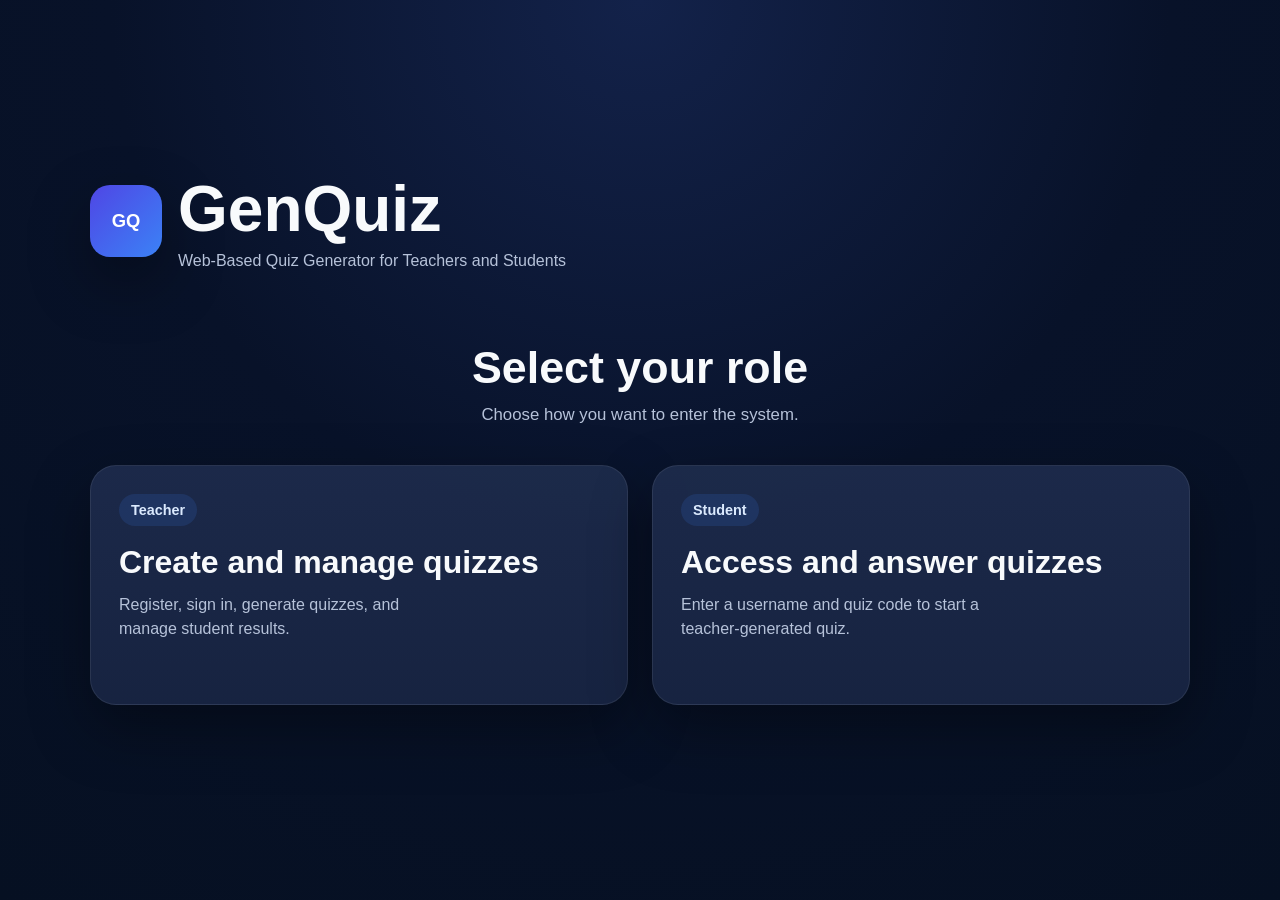
<file: index.html>
<!DOCTYPE html>
<html lang="en">
<head>
  <meta charset="UTF-8" />
  <meta name="viewport" content="width=device-width, initial-scale=1.0" />
  <title>GenQuiz</title>
  <link rel="stylesheet" href="style.css" />
</head>
<body>
  <main class="page-center">
    <section class="hero-shell">
      <div class="brand-row">
        <div class="brand-icon">GQ</div>
        <div>
          <h1 class="brand-title">GenQuiz</h1>
          <p class="brand-subtitle">Web-Based Quiz Generator for Teachers and Students</p>
        </div>
      </div>

      <div class="hero-copy">
        <h2>Select your role</h2>
        <p>Choose how you want to enter the system.</p>
      </div>

      <div class="role-grid">
        <a class="role-card" href="teacher-login.html">
          <div class="role-badge">Teacher</div>
          <h3>Create and manage quizzes</h3>
          <p>Register, sign in, generate quizzes, and manage student results.</p>
        </a>

        <a class="role-card" href="student-access.html">
          <div class="role-badge">Student</div>
          <h3>Access and answer quizzes</h3>
          <p>Enter a username and quiz code to start a teacher-generated quiz.</p>
        </a>
      </div>
    </section>
  </main>
</body>
</html>
</file>
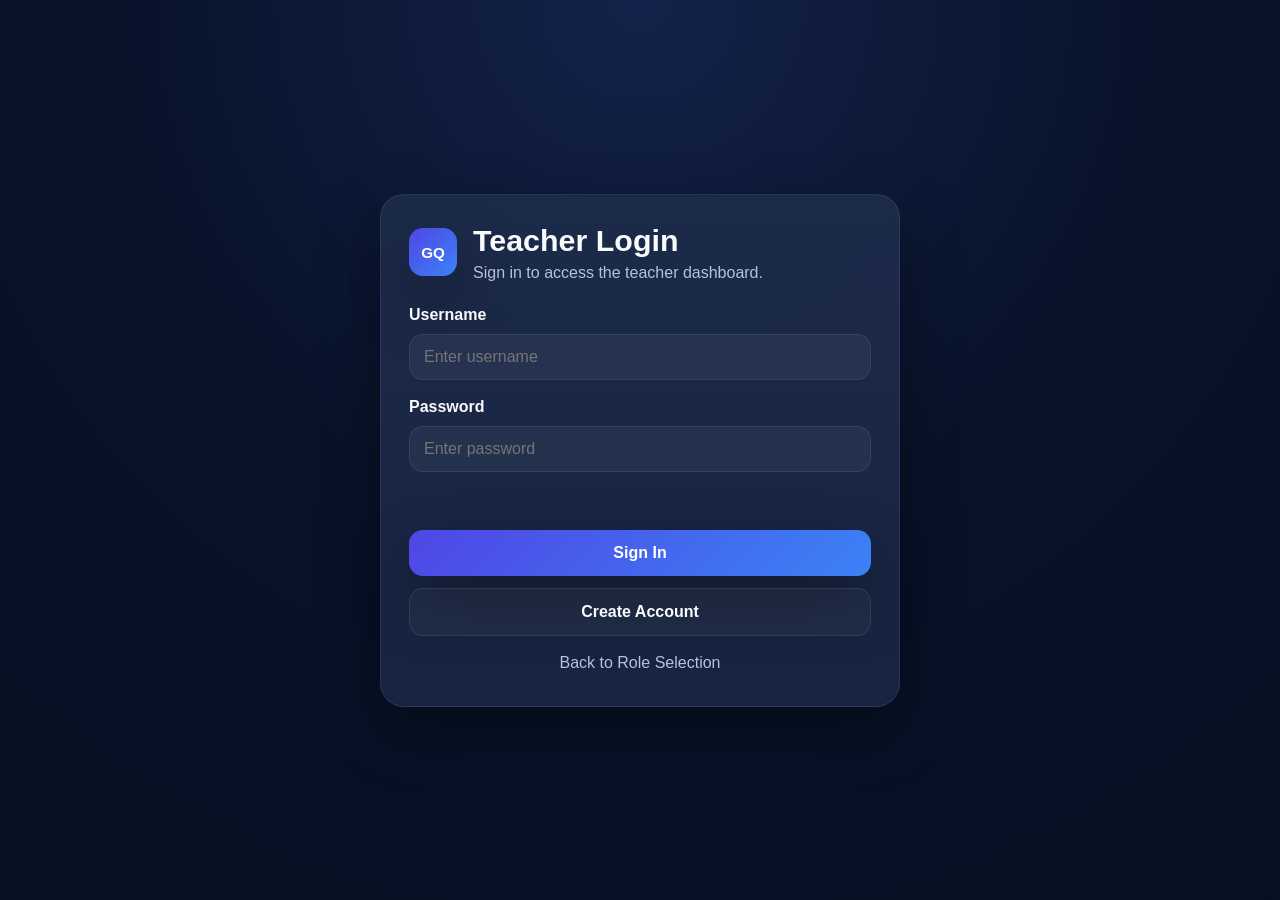
<file: quiz-library.html>
<!DOCTYPE html>
<html lang="en">
<head>
  <meta charset="UTF-8" />
  <meta name="viewport" content="width=device-width, initial-scale=1.0" />
  <title>Quiz Library | GenQuiz</title>
  <link rel="stylesheet" href="style.css" />
</head>
<body>
  <div class="dashboard-layout">
    <aside class="sidebar">
      <div class="sidebar-brand">
        <div class="brand-icon small">GQ</div>
        <div>
          <h2>GenQuiz</h2>
          <p>Teacher Panel</p>
        </div>
      </div>

      <nav class="sidebar-nav">
        <a class="nav-item" href="teacher-dashboard.html">Dashboard</a>
        <a class="nav-item" href="quiz-generator.html">Quiz Generator</a>
        <a class="nav-item active" href="quiz-library.html">Quiz Library</a>
        <a class="nav-item" href="teacher-results.html">Results</a>
      </nav>

      <button id="logout-btn" class="sidebar-back" type="button">Log Out</button>
    </aside>

    <section class="dashboard-main">
      <header class="dashboard-header">
        <div>
          <p class="eyebrow">Quiz Library</p>
          <h1>Saved Quizzes</h1>
        </div>
        <div class="header-chip">Teacher Storage</div>
      </header>

      <section class="panel">
        <div class="panel-head">
          <div>
            <p class="eyebrow">Manage</p>
            <h2>Your Generated Quizzes</h2>
          </div>
        </div>

        <div class="library-toolbar">
          <div class="form-group no-gap">
            <label for="quiz-library-search">Search</label>
            <input
              id="quiz-library-search"
              type="text"
              placeholder="Search by title or quiz code"
            />
          </div>
        </div>

        <div class="table-wrap desktop-only">
          <table class="data-table">
            <thead>
              <tr>
                <th>Title</th>
                <th>Quiz Code</th>
                <th>Questions</th>
                <th>Difficulty</th>
                <th>Date Created</th>
                <th>Actions</th>
              </tr>
            </thead>
            <tbody id="quiz-library-body">
              <tr>
                <td colspan="6" class="empty-cell">No quizzes saved yet.</td>
              </tr>
            </tbody>
          </table>
        </div>

        <div id="quiz-library-cards" class="library-card-list mobile-only">
          <div class="empty-state-card">No quizzes saved yet.</div>
        </div>
      </section>

      <section id="quiz-preview-panel" class="panel top-gap hidden">
        <div class="panel-head">
          <div>
            <p class="eyebrow">Quiz Preview</p>
            <h2 id="preview-quiz-title">Saved Quiz</h2>
          </div>
        </div>

        <div id="quiz-preview-meta" class="preview-meta"></div>
        <div id="quiz-preview-questions" class="preview-box"></div>
      </section>
    </section>
  </div>

<script src="auth.js"></script>
<script src="script.js"></script>

  <!-- Delete Quiz Modal -->
<div id="delete-modal" class="modal hidden">

  <div class="modal-card">

    <h2>Delete Quiz</h2>

    <p id="delete-modal-text">
      Are you sure you want to delete this quiz?
    </p>

    <div class="modal-actions">
      <button id="cancel-delete-btn" class="secondary-btn">
        Cancel
      </button>

      <button id="confirm-delete-btn" class="danger-btn">
        Delete
      </button>
    </div>

  </div>

</div>
</body>
</html>
</file>
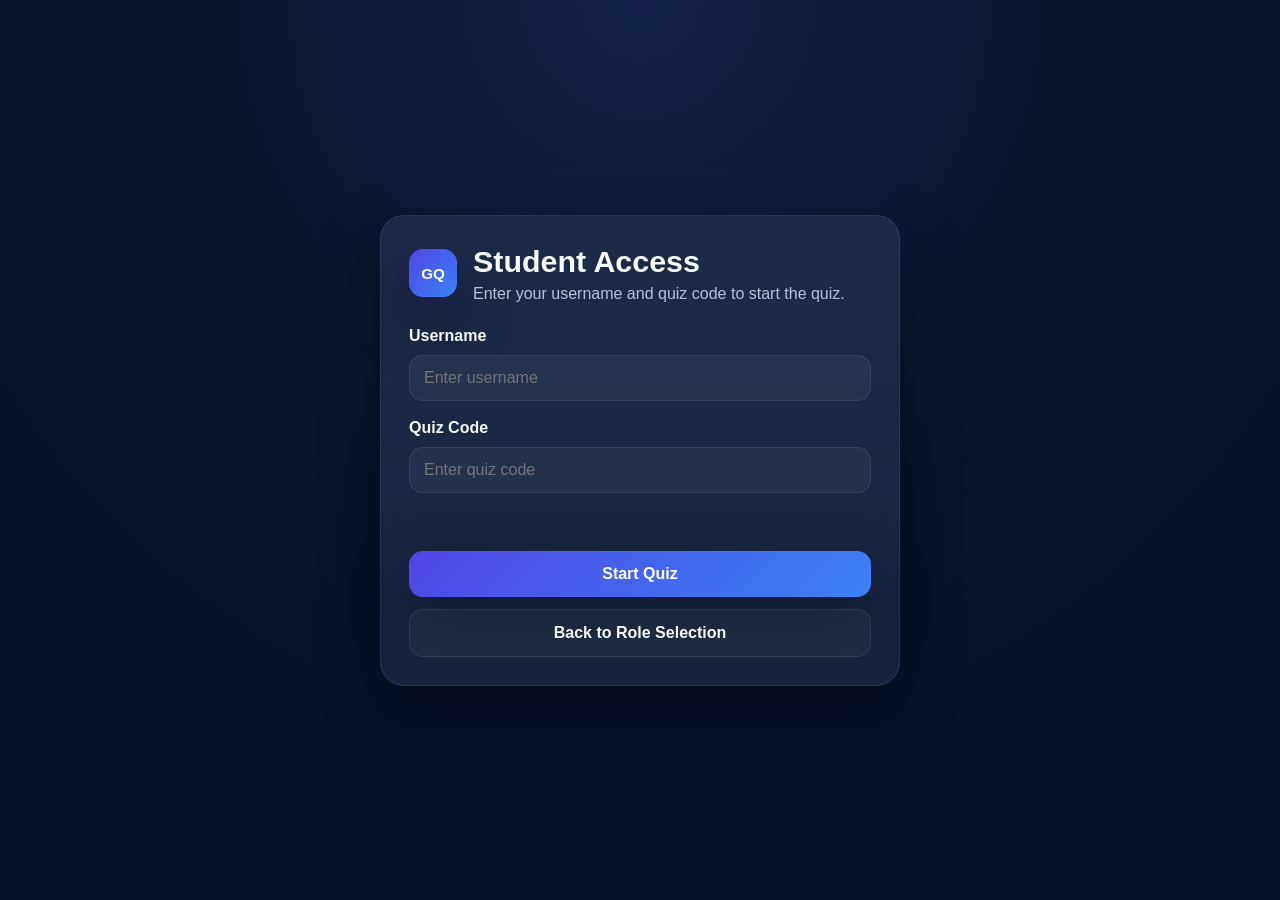
<file: student-access.html>
<!DOCTYPE html>
<html lang="en">
<head>
  <meta charset="UTF-8" />
  <meta name="viewport" content="width=device-width, initial-scale=1.0" />
  <title>Student Access | GenQuiz</title>
  <link rel="stylesheet" href="style.css" />
</head>
<body>
  <main class="auth-page">
    <section class="auth-card">
      <div class="brand-row compact">
        <div class="brand-icon small">GQ</div>
        <div>
          <h1 class="auth-title">Student Access</h1>
          <p class="auth-subtitle">Enter your username and quiz code to start the quiz.</p>
        </div>
      </div>

      <form id="student-access-form" class="auth-form" novalidate>
        <div class="form-group">
          <label for="student-username">Username</label>
          <input id="student-username" type="text" placeholder="Enter username" required />
        </div>

        <div class="form-group">
          <label for="student-quiz-code">Quiz Code</label>
          <input id="student-quiz-code" type="text" placeholder="Enter quiz code" required />
        </div>

        <p id="student-access-message" class="message" aria-live="polite"></p>

        <div class="button-stack">
          <button class="primary-btn" type="submit">Start Quiz</button>
          <a class="secondary-btn" href="index.html">Back to Role Selection</a>
        </div>
      </form>
    </section>
  </main>

  <script src="script.js"></script>
</body>
</html>
</file>
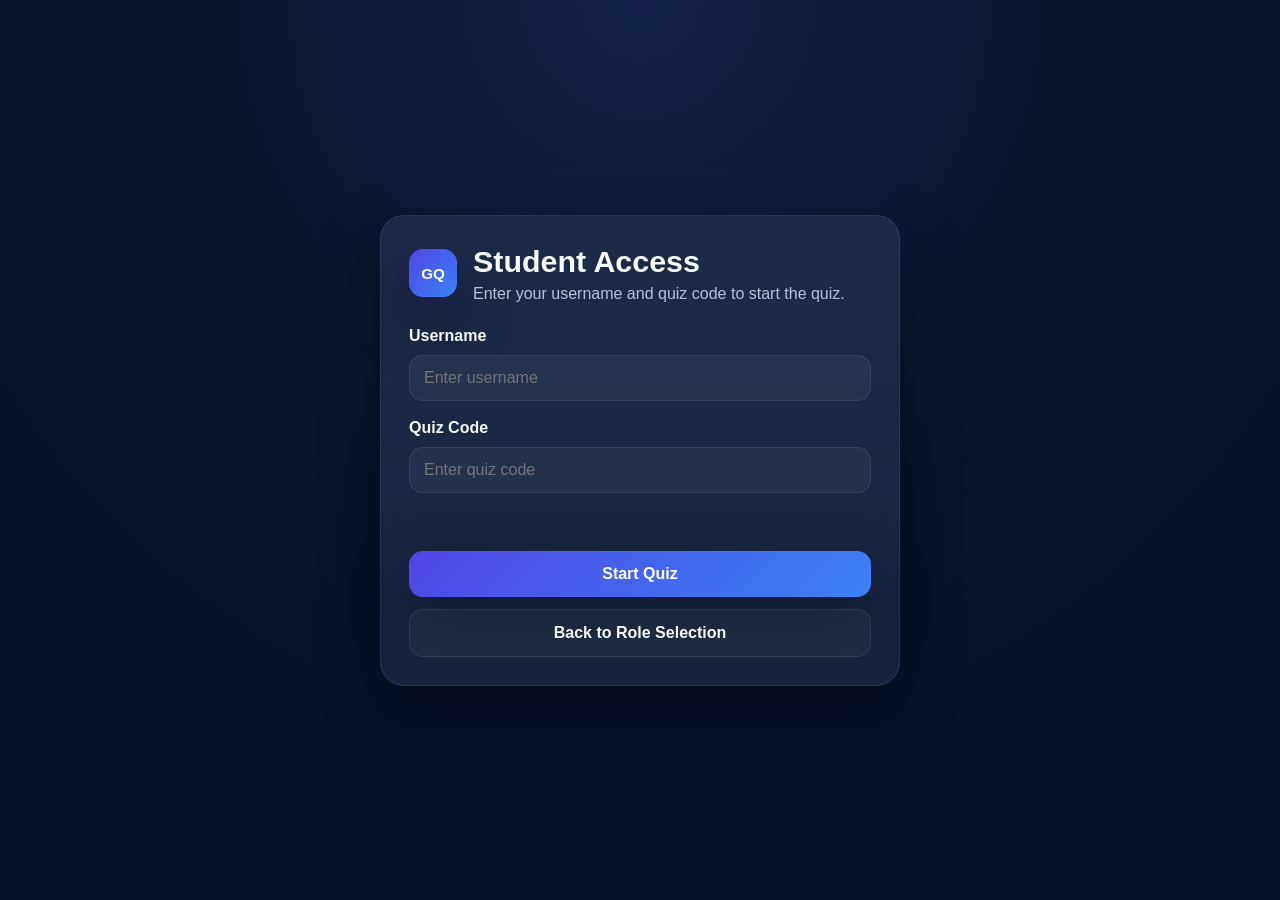
<file: student-quiz.html>
<!DOCTYPE html>
<html lang="en">
<head>
  <meta charset="UTF-8" />
  <meta name="viewport" content="width=device-width, initial-scale=1.0" />
  <title>Student Quiz | GenQuiz</title>
  <link rel="stylesheet" href="style.css" />
</head>
<body>
  <main class="quiz-page">
    <section class="quiz-shell">
      <header class="quiz-header">
        <div>
          <p class="eyebrow">Student Quiz</p>
          <h1 id="quiz-title">Quiz</h1>
        </div>
        <div class="quiz-meta">
          <span id="quiz-student-name">Student</span>
          <span id="quiz-code-display">Code</span>
        </div>
      </header>

      <section class="panel">
        <div class="progress-row">
          <p id="quiz-progress-text">Question 1 of 1</p>
          <div class="progress-track">
            <div id="quiz-progress-bar" class="progress-bar"></div>
          </div>
        </div>

        <div id="student-quiz-container" class="quiz-container">
          <p class="preview-empty">Loading quiz...</p>
        </div>

        <p id="student-quiz-message" class="message" aria-live="polite"></p>

        <div class="quiz-actions">
          <button id="prev-question-btn" class="secondary-btn" type="button">Previous</button>
          <button id="next-question-btn" class="primary-btn" type="button">Next</button>
          <button id="submit-quiz-btn" class="primary-btn hidden" type="button">Submit Quiz</button>
        </div>
      </section>
    </section>
  </main>

  <script src="script.js"></script>
</body>
</html>
</file>
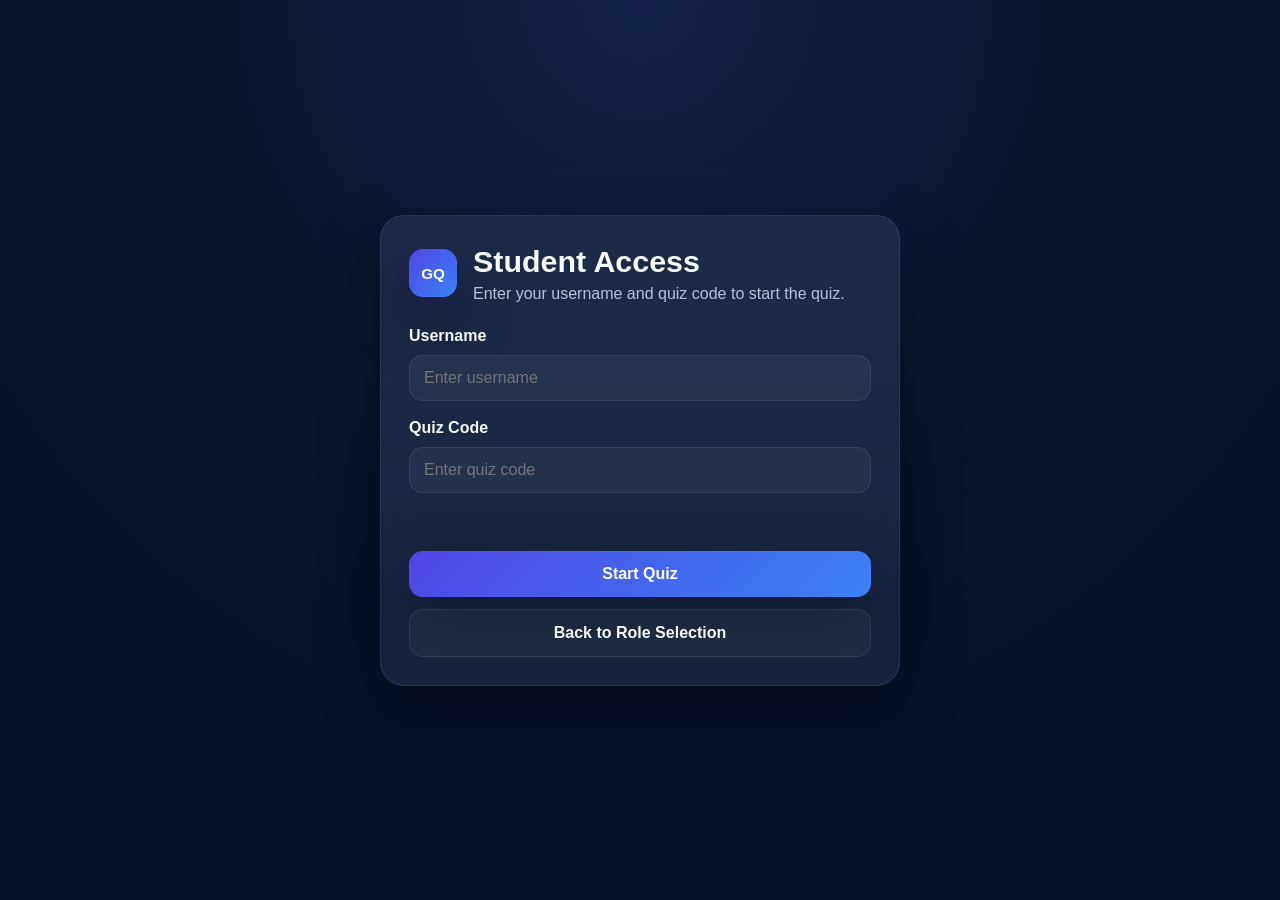
<file: student-result.html>
<!DOCTYPE html>
<html lang="en">
<head>
  <meta charset="UTF-8" />
  <meta name="viewport" content="width=device-width, initial-scale=1.0" />
  <title>Quiz Result | GenQuiz</title>
  <link rel="stylesheet" href="style.css" />
</head>
<body>
  <main class="auth-page">
    <section class="auth-card">
      <div class="brand-row compact">
        <div class="brand-icon small">GQ</div>
        <div>
          <h1 class="auth-title">Quiz Result</h1>
          <p class="auth-subtitle">Your quiz attempt has been recorded.</p>
        </div>
      </div>

      <div id="student-result-box" class="account-box">
        <p><strong>Username:</strong> <span id="result-student-username">--</span></p>
        <p><strong>Quiz Code:</strong> <span id="result-quiz-code">--</span></p>
        <p><strong>Score:</strong> <span id="result-score">--</span></p>
        <p><strong>Total Items:</strong> <span id="result-total">--</span></p>
        <p><strong>Percentage:</strong> <span id="result-percentage">--</span></p>
      </div>

      <div class="button-stack top-gap">
        <a class="primary-btn" href="student-access.html">Take Another Quiz</a>
        <a class="secondary-btn" href="index.html">Back to Role Selection</a>
      </div>
    </section>
  </main>

  <script src="script.js"></script>
</body>
</html>
</file>
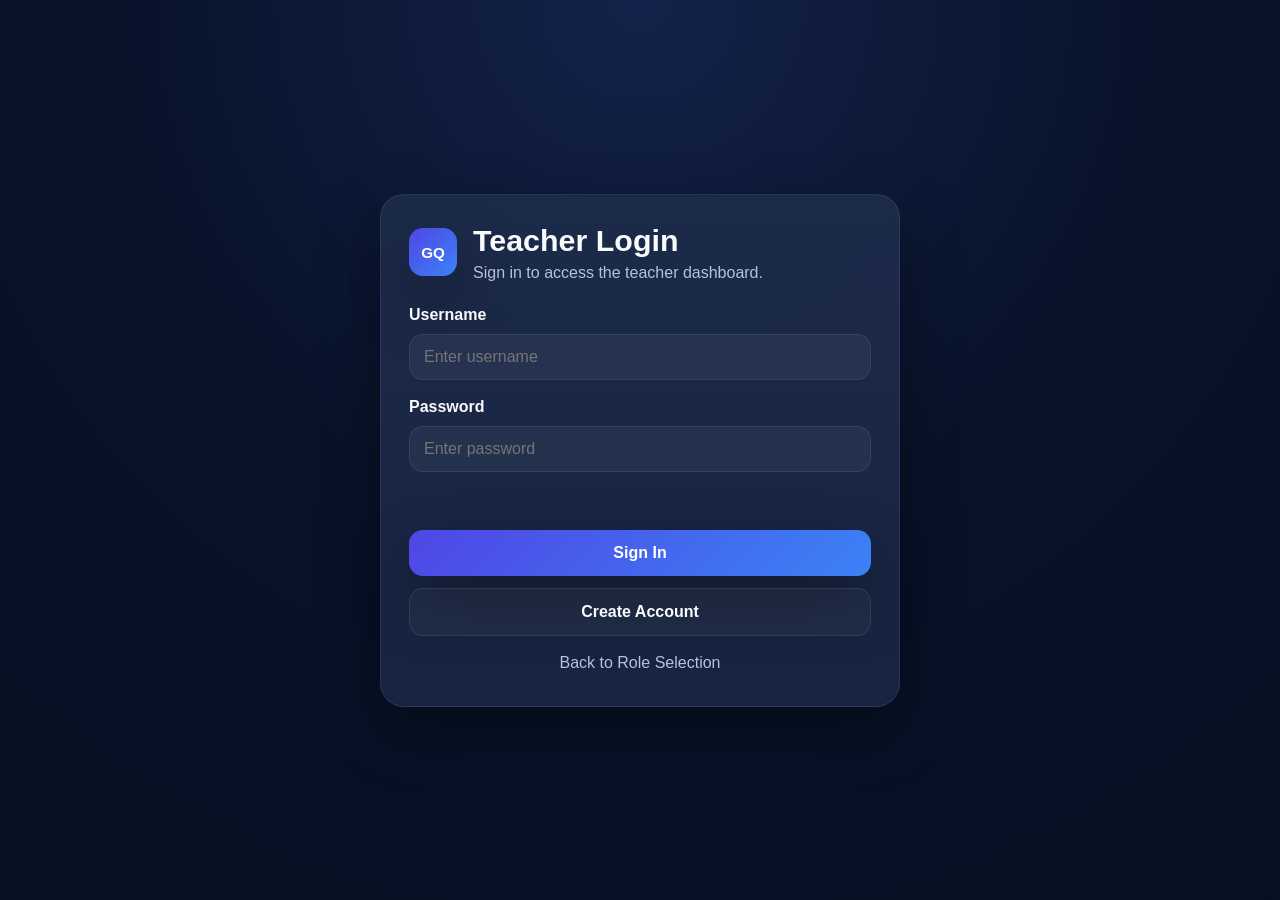
<file: teacher-dashboard.html>
<!DOCTYPE html>
<html lang="en">
<head>
<meta charset="UTF-8">
<meta name="viewport" content="width=device-width, initial-scale=1.0">
<title>Teacher Dashboard | GenQuiz</title>
<link rel="stylesheet" href="style.css">
</head>

<body>

<div class="dashboard-layout">

<!-- SIDEBAR -->
<aside class="sidebar">

<div class="sidebar-brand">
<div class="brand-icon small">GQ</div>

<div>
<h2>GenQuiz</h2>
<p>Teacher Panel</p>
</div>
</div>

<nav class="sidebar-nav">
<a class="nav-item active" href="teacher-dashboard.html">Dashboard</a>
<a class="nav-item" href="quiz-generator.html">Quiz Generator</a>
<a class="nav-item" href="quiz-library.html">Quiz Library</a>
<a class="nav-item" href="teacher-results.html">Results</a>
</nav>

<button id="logout-btn" class="sidebar-back" type="button">
Log Out
</button>

</aside>

<!-- MAIN -->
<section class="dashboard-main">

<header class="dashboard-header">

<div>
<p class="eyebrow">Teacher Dashboard</p>
<h1 id="teacher-welcome">Welcome, Teacher</h1>
</div>

<div class="header-chip">
GenQuiz 2.0
</div>

</header>


<!-- ANALYTICS CARDS -->
<section class="analytics-grid">

<div class="analytics-card">
<h3>Total Quizzes</h3>
<p id="stat-total-quizzes">0</p>
</div>

<div class="analytics-card">
<h3>Total Students</h3>
<p id="stat-total-students">0</p>
</div>

<div class="analytics-card">
<h3>Total Attempts</h3>
<p id="stat-total-attempts">0</p>
</div>

<div class="analytics-card">
<h3>Average Score</h3>
<p id="stat-average-score">0%</p>
</div>

</section>


<!-- MAIN PANELS -->
<section class="content-grid dashboard-grid-2">

<!-- SESSION PANEL -->
<article class="panel">

<div class="panel-head">
<div>
<p class="eyebrow">Overview</p>
<h2>Current Teacher Session</h2>
</div>
</div>

<div class="account-box">
<p><strong>Username:</strong> <span id="teacher-username-display">--</span></p>
<p><strong>Role:</strong> Teacher</p>
<p><strong>Status:</strong> Active</p>
</div>

<div class="quick-list top-gap">

<div class="quick-item">
<h3>Next Action</h3>
<p>Create a new quiz using the Quiz Generator.</p>
</div>

<div class="quick-item">
<h3>System Scope</h3>
<p>Teachers generate quizzes while students answer them using quiz codes.</p>
</div>

</div>

</article>


<!-- PERFORMANCE PANEL -->
<article class="panel">

<div class="panel-head">
<div>
<p class="eyebrow">Quick Summary</p>
<h2>Performance Snapshot</h2>
</div>
</div>

<div class="summary-list">

<div class="summary-row">
<span>Average Student Score</span>
<strong id="summary-average-score">--</strong>
</div>

<div class="summary-row">
<span>Highest Score</span>
<strong id="summary-highest-score">--</strong>
</div>

<div class="summary-row">
<span>Lowest Score</span>
<strong id="summary-lowest-score">--</strong>
</div>

<div class="summary-row">
<span>Most Recent Student</span>
<strong id="summary-recent-student">--</strong>
</div>

</div>

</article>

</section>

</section>

</div>

<script src="auth.js"></script>
<script src="script.js"></script>

</body>
</html>
</file>
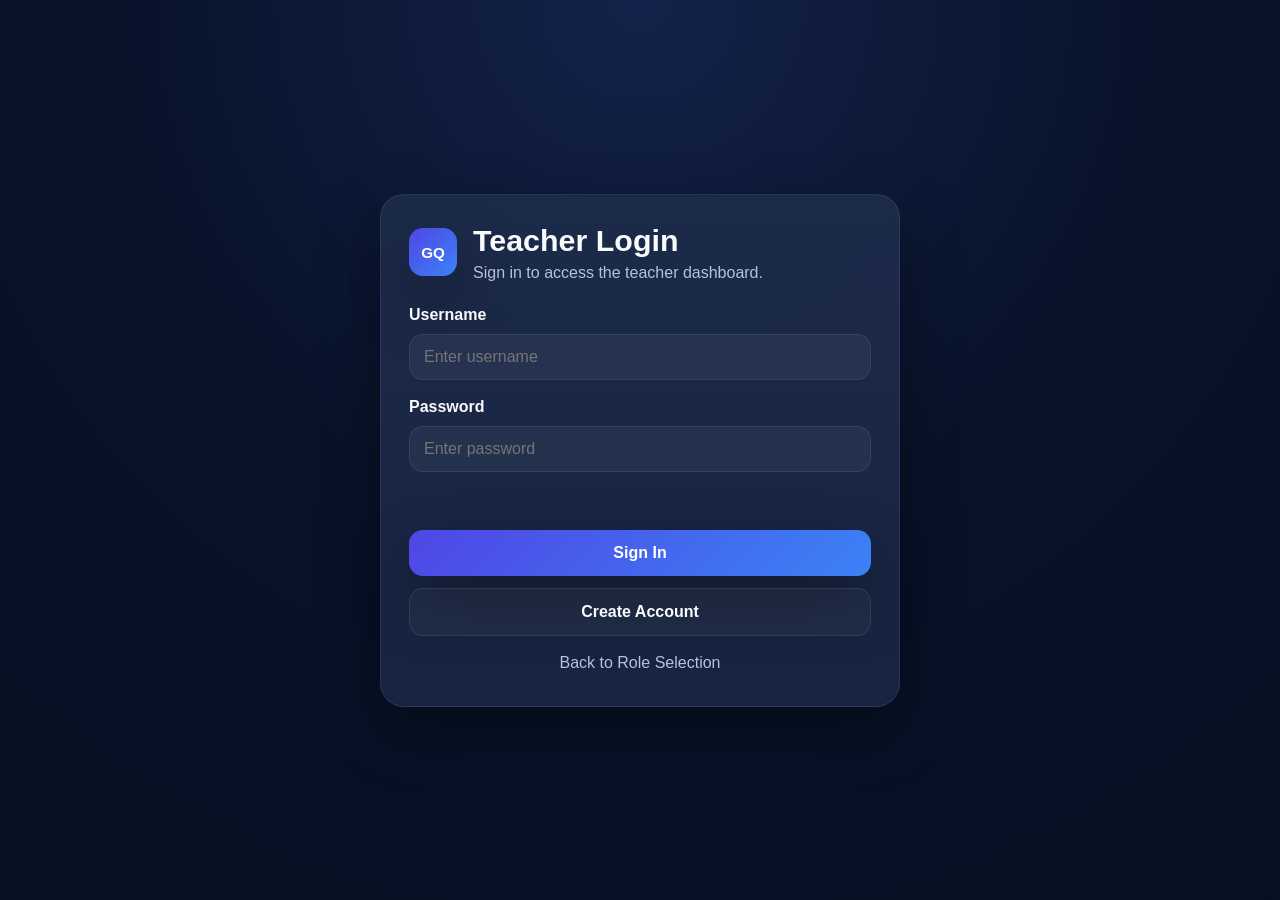
<file: teacher-login.html>
<!DOCTYPE html>
<html lang="en">
<head>
  <meta charset="UTF-8" />
  <meta name="viewport" content="width=device-width, initial-scale=1.0" />
  <title>Teacher Login | GenQuiz</title>
  <link rel="stylesheet" href="style.css" />
</head>
<body>
  <main class="auth-page">
    <section class="auth-card">
      <div class="brand-row compact">
        <div class="brand-icon small">GQ</div>
        <div>
          <h1 class="auth-title">Teacher Login</h1>
          <p class="auth-subtitle">Sign in to access the teacher dashboard.</p>
        </div>
      </div>

      <form id="teacher-login-form" class="auth-form" novalidate>
        <div class="form-group">
          <label for="login-username">Username</label>
          <input id="login-username" name="username" type="text" placeholder="Enter username" required />
        </div>

        <div class="form-group">
          <label for="login-password">Password</label>
          <input id="login-password" name="password" type="password" placeholder="Enter password" required />
        </div>

        <p id="login-message" class="message" aria-live="polite"></p>

        <div class="button-stack">
          <button class="primary-btn" type="submit">Sign In</button>
          <a class="secondary-btn" href="teacher-register.html">Create Account</a>
          <a class="text-link" href="index.html">Back to Role Selection</a>
        </div>
      </form>
    </section>
  </main>

  <script src="auth.js"></script>
</body>
</html>
</file>
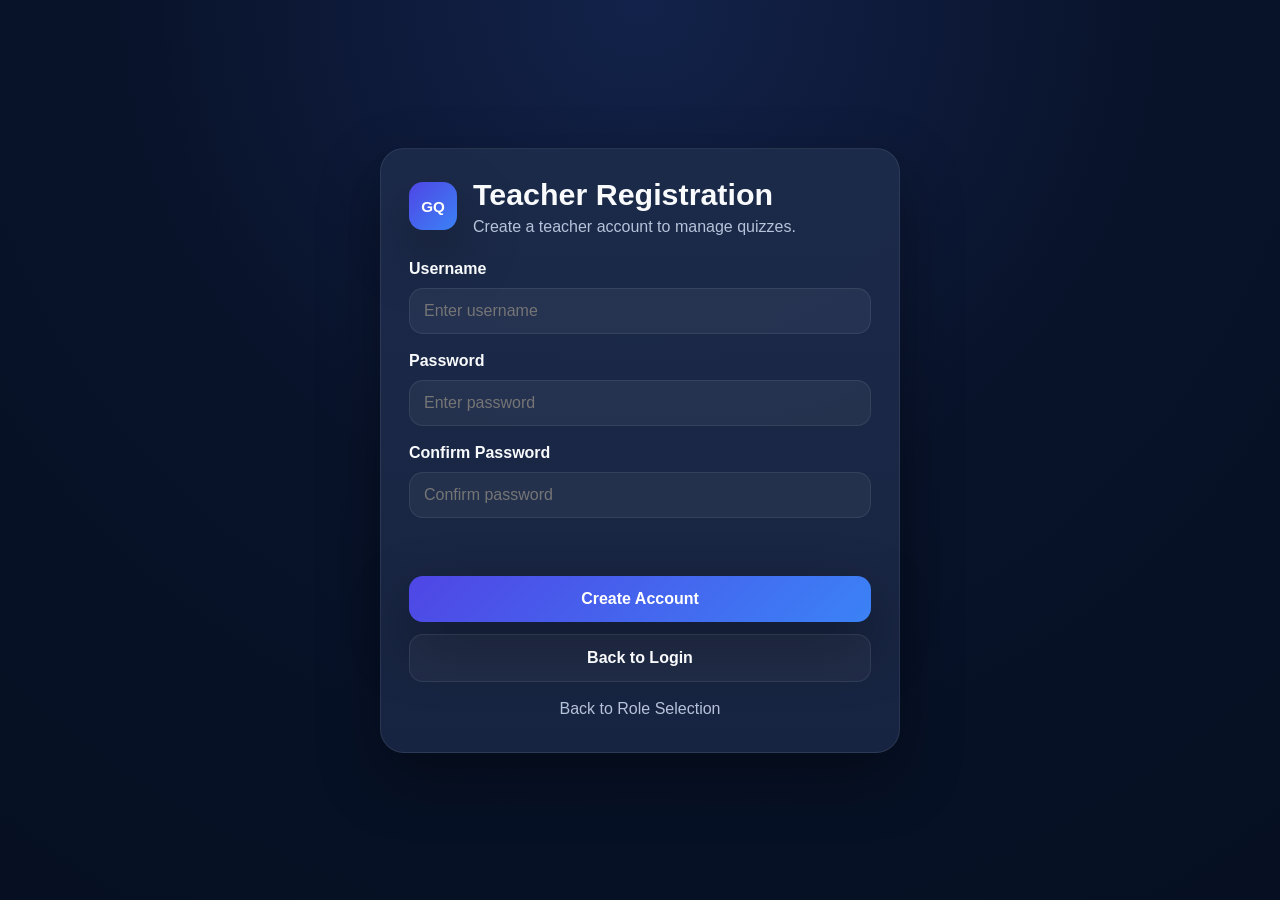
<file: teacher-register.html>
<!DOCTYPE html>
<html lang="en">
<head>
  <meta charset="UTF-8" />
  <meta name="viewport" content="width=device-width, initial-scale=1.0" />
  <title>Teacher Registration | GenQuiz</title>
  <link rel="stylesheet" href="style.css" />
</head>
<body>
  <main class="auth-page">
    <section class="auth-card">
      <div class="brand-row compact">
        <div class="brand-icon small">GQ</div>
        <div>
          <h1 class="auth-title">Teacher Registration</h1>
          <p class="auth-subtitle">Create a teacher account to manage quizzes.</p>
        </div>
      </div>

      <form id="teacher-register-form" class="auth-form" novalidate>
        <div class="form-group">
          <label for="register-username">Username</label>
          <input id="register-username" name="username" type="text" placeholder="Enter username" required />
        </div>

        <div class="form-group">
          <label for="register-password">Password</label>
          <input id="register-password" name="password" type="password" placeholder="Enter password" required />
        </div>

        <div class="form-group">
          <label for="register-confirm-password">Confirm Password</label>
          <input id="register-confirm-password" name="confirmPassword" type="password" placeholder="Confirm password" required />
        </div>

        <p id="register-message" class="message" aria-live="polite"></p>

        <div class="button-stack">
          <button class="primary-btn" type="submit">Create Account</button>
          <a class="secondary-btn" href="teacher-login.html">Back to Login</a>
          <a class="text-link" href="index.html">Back to Role Selection</a>
        </div>
      </form>
    </section>
  </main>

  <script src="auth.js"></script>
</body>
</html>
</file>
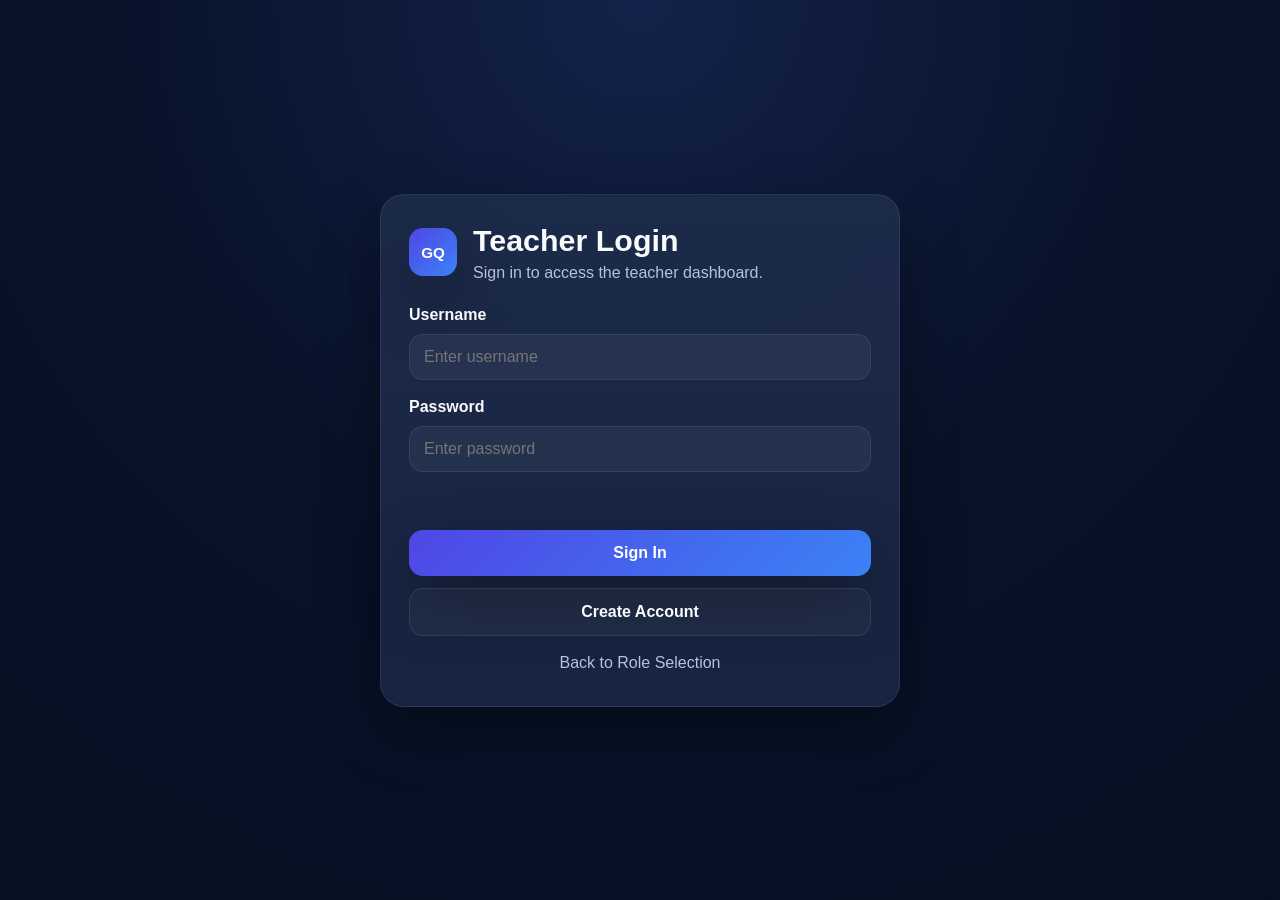
<file: teacher-results.html>
<!DOCTYPE html>
<html lang="en">
<head>
  <meta charset="UTF-8" />
  <meta name="viewport" content="width=device-width, initial-scale=1.0" />
  <title>Teacher Results | GenQuiz</title>
  <link rel="stylesheet" href="style.css" />
</head>
<body>

  <div class="dashboard-layout">
    <aside class="sidebar">
      <div class="sidebar-brand">
        <div class="brand-icon small">GQ</div>
        <div>
          <h2>GenQuiz</h2>
          <p>Teacher Panel</p>
        </div>
      </div>

      <nav class="sidebar-nav">
        <a class="nav-item" href="teacher-dashboard.html">Dashboard</a>
        <a class="nav-item" href="quiz-generator.html">Quiz Generator</a>
        <a class="nav-item" href="quiz-library.html">Quiz Library</a>
        <a class="nav-item active" href="teacher-results.html">Results</a>
      </nav>

      <button id="logout-btn" class="sidebar-back" type="button">Log Out</button>
    </aside>

    <section class="dashboard-main">
      <header class="dashboard-header">
        <div>
          <p class="eyebrow">Teacher Results</p>
          <h1>Student Quiz Results</h1>
        </div>
        <div class="header-chip">Performance Monitor</div>
      </header>

      <section class="stats-grid">
        <article class="stat-card">
          <p>Total Attempts</p>
          <h3 id="results-total-attempts">0</h3>
          <span>Filtered student submissions</span>
        </article>

        <article class="stat-card">
          <p>Average Score</p>
          <h3 id="results-average-score">--</h3>
          <span>Average percentage</span>
        </article>

        <article class="stat-card">
          <p>Highest Score</p>
          <h3 id="results-highest-score">--</h3>
          <span>Best percentage</span>
        </article>

        <article class="stat-card">
          <p>Lowest Score</p>
          <h3 id="results-lowest-score">--</h3>
          <span>Lowest percentage</span>
        </article>
      </section>

      <section class="panel results-panel">
        <div class="panel-head">
          <div>
            <p class="eyebrow">Filters</p>
            <h2>Find Specific Results</h2>
          </div>
        </div>

        <div class="results-filters">
          <div class="form-group">
            <label for="results-student-filter">Student Username</label>
            <input
              id="results-student-filter"
              type="text"
              placeholder="Search student"
            />
          </div>

          <div class="form-group">
            <label for="results-quiz-filter">Quiz Code</label>
            <input
              id="results-quiz-filter"
              type="text"
              placeholder="Search quiz code"
            />
          </div>

          <div class="form-group">
            <label for="results-date-filter">Date</label>
            <input
              id="results-date-filter"
              type="date"
            />
          </div>

          <div class="form-group">
            <label>&nbsp;</label>
            <button id="results-clear-btn" class="secondary-btn" type="button">
              Clear Filters
            </button>
          </div>
        </div>
      </section>

      <section class="panel">
        <div class="panel-head">
          <div>
            <p class="eyebrow">Results Table</p>
            <h2>Quiz Attempts</h2>
          </div>
        </div>

        <div class="table-wrap">
          <table class="data-table">
            <thead>
              <tr>
                <th>Student</th>
                <th>Quiz Code</th>
                <th>Score</th>
                <th>Percentage</th>
                <th>Date</th>
              </tr>
            </thead>

            <tbody id="teacher-results-body">
              <tr>
                <td colspan="5" class="empty-cell">No results yet.</td>
              </tr>
            </tbody>
          </table>
        </div>

        <div id="teacher-results-cards" class="results-card-list"></div>
      </section>
    </section>
  </div>

  <script src="auth.js"></script>
  <script src="script.js"></script>
</body>
</html>
</file>
<file: style.css>
:root {
  --bg: #081229;
  --bg-soft: #0d1835;
  --panel: #182542;
  --panel-2: #1d2b4b;
  --line: rgba(255, 255, 255, 0.08);
  --text: #f8fafc;
  --muted: #b6c2d9;
  --accent: #3b82f6;
  --accent-2: #4f46e5;
  --danger: #ef4444;
  --success: #22c55e;
  --shadow: 0 24px 60px rgba(0, 0, 0, 0.35);
  --radius: 20px;
}

* {
  box-sizing: border-box;
}

html,
body {
  margin: 0;
  min-height: 100%;
  font-family: Arial, Helvetica, sans-serif;
  background: radial-gradient(circle at top, #13224a 0%, #081229 48%, #061022 100%);
  color: var(--text);
}

a {
  color: inherit;
  text-decoration: none;
}

button,
input,
select {
  font: inherit;
}

/* Shared */
.page-center,
.auth-page {
  min-height: 100vh;
  display: grid;
  place-items: center;
  padding: 24px;
}

.brand-row {
  display: flex;
  align-items: center;
  gap: 16px;
}

.brand-row.compact {
  margin-bottom: 24px;
}

.brand-icon {
  width: 72px;
  height: 72px;
  border-radius: 20px;
  display: grid;
  place-items: center;
  background: linear-gradient(135deg, var(--accent-2), var(--accent));
  color: white;
  font-weight: 700;
  font-size: 1.15rem;
  box-shadow: var(--shadow);
}

.brand-icon.small {
  width: 48px;
  height: 48px;
  border-radius: 14px;
  font-size: 0.95rem;
}

.brand-title {
  margin: 0;
  font-size: clamp(2.2rem, 6vw, 4rem);
}

.brand-subtitle {
  margin: 6px 0 0;
  color: var(--muted);
}

.hero-shell {
  width: min(1100px, calc(100% - 32px));
  margin: 0 auto;
  padding: 56px 0 80px;
}

.hero-copy {
  text-align: center;
  margin: 72px 0 40px;
}

.hero-copy h2 {
  margin: 0 0 12px;
  font-size: clamp(1.8rem, 4vw, 2.8rem);
}

.hero-copy p {
  margin: 0;
  color: var(--muted);
  font-size: 1.05rem;
}

.role-grid {
  display: grid;
  grid-template-columns: repeat(2, minmax(0, 1fr));
  gap: 24px;
}

.role-card {
  text-align: left;
  border: 1px solid var(--line);
  border-radius: 26px;
  background: linear-gradient(180deg, rgba(29, 43, 75, 0.95), rgba(24, 37, 66, 0.95));
  color: var(--text);
  padding: 28px;
  min-height: 240px;
  cursor: pointer;
  transition: transform 0.2s ease, border-color 0.2s ease;
  box-shadow: var(--shadow);
}

.role-card:hover {
  transform: translateY(-4px);
  border-color: rgba(59, 130, 246, 0.55);
}

.role-card h3 {
  margin: 18px 0 12px;
  font-size: 2rem;
}

.role-card p {
  margin: 0;
  color: var(--muted);
  line-height: 1.5;
  max-width: 320px;
}

.role-badge {
  display: inline-flex;
  padding: 8px 12px;
  border-radius: 999px;
  background: rgba(59, 130, 246, 0.14);
  color: #dbeafe;
  font-size: 0.9rem;
  font-weight: 700;
}

/* Auth */
.auth-card {
  width: min(520px, 100%);
  border: 1px solid var(--line);
  border-radius: 24px;
  background: linear-gradient(180deg, rgba(29, 43, 75, 0.96), rgba(24, 37, 66, 0.96));
  box-shadow: var(--shadow);
  padding: 28px;
}

.auth-title {
  margin: 0;
  font-size: 1.9rem;
}

.auth-subtitle {
  margin: 6px 0 0;
  color: var(--muted);
}

.auth-form {
  display: grid;
  gap: 18px;
}

.form-group {
  display: grid;
  gap: 10px;
}

.form-group label {
  font-weight: 700;
}

.form-group input {
  width: 100%;
  border: 1px solid var(--line);
  background: rgba(255, 255, 255, 0.05);
  color: var(--text);
  padding: 13px 14px;
  border-radius: 14px;
  outline: none;
}

.form-group input:focus {
  border-color: rgba(59, 130, 246, 0.65);
  box-shadow: 0 0 0 4px rgba(59, 130, 246, 0.14);
}

.message {
  min-height: 22px;
  margin: 0;
  color: var(--muted);
}

.message.error {
  color: #fecaca;
}

.message.success {
  color: #bbf7d0;
}

.button-stack {
  display: grid;
  gap: 12px;
}

.primary-btn,
.secondary-btn,
.text-link,
.sidebar-back,
.nav-item {
  border-radius: 14px;
}

.primary-btn,
.secondary-btn,
.sidebar-back {
  display: inline-flex;
  justify-content: center;
  align-items: center;
  padding: 14px 16px;
  font-weight: 700;
  cursor: pointer;
}

.primary-btn {
  border: 0;
  background: linear-gradient(135deg, var(--accent-2), var(--accent));
  color: white;
  box-shadow: var(--shadow);
}

.secondary-btn {
  border: 1px solid var(--line);
  background: rgba(255, 255, 255, 0.04);
  color: var(--text);
}

.text-link {
  text-align: center;
  color: var(--muted);
  padding: 6px 0;
}

.text-center {
  text-align: center;
}

/* Dashboard */
.dashboard-layout {
  display: grid;
  grid-template-columns: 280px 1fr;
  min-height: 100vh;
}

.sidebar {
  border-right: 1px solid var(--line);
  background: rgba(7, 15, 33, 0.92);
  padding: 28px 20px;
  display: flex;
  flex-direction: column;
  gap: 28px;
}

.sidebar-brand {
  display: flex;
  gap: 14px;
  align-items: center;
}

.sidebar-brand h2,
.sidebar-brand p {
  margin: 0;
}

.sidebar-brand p {
  color: var(--muted);
  font-size: 0.9rem;
}

.sidebar-nav {
  display: grid;
  gap: 10px;
}

.nav-item {
  border: 1px solid transparent;
  background: transparent;
  color: var(--muted);
  text-align: left;
  padding: 12px 14px;
}

.nav-item.active,
.nav-item:hover {
  background: rgba(59, 130, 246, 0.1);
  color: var(--text);
  border-color: rgba(59, 130, 246, 0.2);
}

.sidebar-back {
  margin-top: auto;
  border: 1px solid var(--line);
  background: transparent;
  color: var(--text);
}

.dashboard-main {
  padding: 32px;
}

.dashboard-header {
  display: flex;
  justify-content: space-between;
  gap: 20px;
  align-items: center;
  margin-bottom: 28px;
}

.dashboard-header h1 {
  margin: 4px 0 0;
  font-size: clamp(1.7rem, 4vw, 2.4rem);
}

.eyebrow {
  margin: 0;
  color: var(--muted);
  font-size: 0.9rem;
  text-transform: uppercase;
  letter-spacing: 0.08em;
}

.header-chip {
  border: 1px solid var(--line);
  background: rgba(255, 255, 255, 0.04);
  padding: 10px 14px;
  border-radius: 999px;
  color: var(--muted);
}

.stats-grid {
  display: grid;
  grid-template-columns: repeat(4, minmax(0, 1fr));
  gap: 18px;
  margin-bottom: 24px;
}

.stat-card,
.panel {
  background: linear-gradient(180deg, rgba(29, 43, 75, 0.96), rgba(24, 37, 66, 0.96));
  border: 1px solid var(--line);
  border-radius: var(--radius);
  box-shadow: var(--shadow);
}

.stat-card {
  padding: 20px;
}

.stat-card p,
.stat-card span {
  margin: 0;
  color: var(--muted);
}

.stat-card h3 {
  margin: 12px 0 8px;
  font-size: 2rem;
}

.content-grid {
  display: grid;
  grid-template-columns: 1.1fr 0.9fr;
  gap: 24px;
}

.panel {
  padding: 24px;
}

.panel-head {
  margin-bottom: 18px;
}

.panel-head h2 {
  margin: 6px 0 0;
}

.quick-list {
  display: grid;
  gap: 14px;
}

.quick-item,
.account-box {
  border: 1px solid var(--line);
  background: rgba(255, 255, 255, 0.03);
  border-radius: 16px;
  padding: 16px;
}

.quick-item h3,
.account-box p {
  margin: 0 0 8px;
}

.quick-item p:last-child,
.account-box p:last-child {
  margin-bottom: 0;
}

.quick-item p,
.account-box p {
  color: var(--muted);
  line-height: 1.5;
}

/* Responsive */
@media (max-width: 980px) {
  .dashboard-layout {
    grid-template-columns: 1fr;
  }

  .sidebar {
    border-right: 0;
    border-bottom: 1px solid var(--line);
  }

  .stats-grid,
  .content-grid,
  .role-grid {
    grid-template-columns: 1fr;
  }
}

@media (max-width: 640px) {
  .hero-shell {
    padding-top: 36px;
  }

  .hero-copy {
    margin-top: 48px;
  }

  .role-card {
    min-height: 200px;
  }

  .dashboard-main {
    padding: 20px;
  }

  .dashboard-header {
    display: grid;
  }
}
.helper-text {
  margin: 0;
  color: var(--muted);
  font-size: 0.9rem;
}

.preview-box {
  display: grid;
  gap: 14px;
}

.preview-empty {
  margin: 0;
  color: var(--muted);
}

.preview-meta {
  border: 1px solid var(--line);
  background: rgba(255, 255, 255, 0.03);
  border-radius: 16px;
  padding: 16px;
}

.preview-meta p {
  margin: 0 0 8px;
  color: var(--muted);
}

.preview-meta p:last-child {
  margin-bottom: 0;
}

.preview-question {
  border: 1px solid var(--line);
  background: rgba(255, 255, 255, 0.03);
  border-radius: 16px;
  padding: 16px;
}

.preview-question h3 {
  margin: 0 0 10px;
  font-size: 1rem;
}

.preview-question p,
.preview-question li {
  color: var(--muted);
  line-height: 1.5;
}

.preview-question ul {
  margin: 10px 0 0 18px;
  padding: 0;
}
.hidden {
  display: none !important;
}

.top-gap {
  margin-top: 18px;
}

.quiz-page {
  min-height: 100vh;
  padding: 24px;
}

.quiz-shell {
  width: min(900px, 100%);
  margin: 0 auto;
}

.quiz-header {
  display: flex;
  justify-content: space-between;
  align-items: center;
  gap: 16px;
  margin-bottom: 20px;
}

.quiz-header h1 {
  margin: 4px 0 0;
}

.quiz-meta {
  display: flex;
  gap: 12px;
  flex-wrap: wrap;
}

.quiz-meta span {
  border: 1px solid var(--line);
  background: rgba(255, 255, 255, 0.04);
  padding: 10px 14px;
  border-radius: 999px;
  color: var(--muted);
}

.progress-row {
  display: grid;
  gap: 12px;
  margin-bottom: 18px;
}

.progress-row p {
  margin: 0;
  color: var(--muted);
}

.progress-track {
  width: 100%;
  height: 12px;
  border-radius: 999px;
  overflow: hidden;
  background: rgba(255, 255, 255, 0.08);
}

.progress-bar {
  width: 0%;
  height: 100%;
  background: linear-gradient(135deg, var(--accent-2), var(--accent));
  transition: width 0.2s ease;
}

.quiz-container {
  display: grid;
  gap: 18px;
}

.question-card {
  display: grid;
  gap: 16px;
  border: 1px solid var(--line);
  background: rgba(255, 255, 255, 0.03);
  border-radius: 18px;
  padding: 18px;
}

.question-card h2 {
  margin: 0;
  font-size: 1.2rem;
}

.answer-group {
  display: grid;
  gap: 10px;
}

.answer-option {
  display: flex;
  gap: 10px;
  align-items: flex-start;
  border: 1px solid var(--line);
  background: rgba(255, 255, 255, 0.03);
  border-radius: 14px;
  padding: 12px 14px;
}

.answer-option input {
  margin-top: 4px;
}

.quiz-actions {
  display: flex;
  justify-content: space-between;
  gap: 12px;
  margin-top: 18px;
}

@media (max-width: 640px) {
  .quiz-header,
  .quiz-actions {
    display: grid;
  }
}
.dashboard-grid-2 {
  margin-bottom: 24px;
}

.dashboard-stack {
  display: grid;
  gap: 24px;
}

.summary-list {
  display: grid;
  gap: 12px;
}

.summary-row {
  display: flex;
  justify-content: space-between;
  gap: 16px;
  padding: 14px 16px;
  border: 1px solid var(--line);
  background: rgba(255, 255, 255, 0.03);
  border-radius: 14px;
}

.summary-row span {
  color: var(--muted);
}

.summary-row strong {
  color: var(--text);
}

.table-wrap {
  overflow-x: auto;
}

.data-table {
  width: 100%;
  border-collapse: collapse;
}

.data-table th,
.data-table td {
  text-align: left;
  padding: 14px 12px;
  border-bottom: 1px solid var(--line);
  vertical-align: top;
}

.data-table th {
  color: var(--text);
  font-size: 0.95rem;
}

.data-table td {
  color: var(--muted);
}

.empty-cell {
  text-align: center !important;
  color: var(--muted);
}

@media (max-width: 640px) {
  .summary-row {
    display: grid;
  }
}
.library-toolbar {
  margin-bottom: 18px;
}

.no-gap {
  gap: 8px;
}

.library-card-list {
  display: grid;
  gap: 14px;
}

.library-card {
  border: 1px solid var(--line);
  background: rgba(255, 255, 255, 0.03);
  border-radius: 16px;
  padding: 16px;
  display: grid;
  gap: 12px;
}

.library-card h3 {
  margin: 0;
  font-size: 1.05rem;
}

.library-meta {
  display: grid;
  gap: 8px;
}

.library-meta-row {
  display: flex;
  justify-content: space-between;
  gap: 12px;
  color: var(--muted);
}

.library-meta-row strong {
  color: var(--text);
}

.inline-btn {
  border: 1px solid var(--line);
  background: rgba(255, 255, 255, 0.04);
  color: var(--text);
  padding: 10px 12px;
  border-radius: 12px;
  cursor: pointer;
  font-weight: 700;
}

.empty-state-card {
  border: 1px solid var(--line);
  background: rgba(255, 255, 255, 0.03);
  border-radius: 16px;
  padding: 16px;
  color: var(--muted);
}

.desktop-only {
  display: block;
}

.mobile-only {
  display: none;
}

@media (max-width: 768px) {
  .desktop-only {
    display: none;
  }

  .mobile-only {
    display: block;
  }

  .library-meta-row {
    display: grid;
    gap: 4px;
  }
}
.results-filters{
display:grid;
grid-template-columns:repeat(4,1fr);
gap:16px;
margin-top:16px;
}

@media(max-width:768px){

.results-filters{
grid-template-columns:1fr;
}

}
.library-actions {
  display: flex;
  gap: 8px;
  flex-wrap: wrap;
}

.inline-btn.danger-btn {
  border-color: rgba(239, 68, 68, 0.35);
  color: #fecaca;
}

.inline-btn.danger-btn:hover {
  background: rgba(239, 68, 68, 0.12);
}

.top-gap {
  margin-top: 24px;
}
.preview-list{
display:grid;
gap:16px;
margin-top:20px;
}

.preview-question{
border:1px solid var(--line);
padding:14px;
border-radius:12px;
background:rgba(255,255,255,0.02);
}

.preview-options{
margin-top:8px;
padding-left:18px;
}

.preview-answer{
margin-top:8px;
color:#a7f3d0;
}
.modal{
position:fixed;
top:0;
left:0;
width:100%;
height:100%;
background:rgba(0,0,0,0.6);
display:flex;
align-items:center;
justify-content:center;
z-index:999;
}

.modal.hidden{
display:none;
}

.modal-card{
background:#111827;
padding:30px;
border-radius:12px;
width:320px;
text-align:center;
border:1px solid #1f2937;
}

.modal-card h2{
margin-bottom:10px;
}

.modal-actions{
margin-top:20px;
display:flex;
gap:10px;
justify-content:center;
}

.danger-btn{
background:#dc2626;
color:white;
border:none;
padding:8px 16px;
border-radius:6px;
cursor:pointer;
}

.danger-btn:hover{
background:#b91c1c;
}
.analytics-grid{
display:grid;
grid-template-columns:repeat(auto-fit,minmax(200px,1fr));
gap:20px;
margin-top:30px;
}

.analytics-card{
background:#111827;
padding:20px;
border-radius:12px;
border:1px solid #1f2937;
}

.analytics-card h3{
font-size:14px;
color:#9ca3af;
margin-bottom:6px;
}

.analytics-card p{
font-size:28px;
font-weight:700;
}
.distribution-grid{
display:grid;
gap:10px;
}

.distribution-grid label{
display:grid;
grid-template-columns:1fr 100px;
gap:10px;
align-items:center;
}
@media (max-width: 768px) {
  .dashboard-layout {
    display: block;
  }

  .sidebar {
    width: 100%;
    padding: 16px;
    border-right: none;
    border-bottom: 1px solid rgba(255,255,255,0.08);
  }

  .dashboard-main {
    width: 100%;
    padding: 16px;
  }

  .dashboard-header {
    display: block;
    margin-bottom: 20px;
  }

  .header-chip {
    display: inline-block;
    margin-top: 10px;
  }

  .stats-grid,
  .analytics-grid,
  .content-grid,
  .dashboard-grid-2,
  .dashboard-stack,
  .results-filters {
    display: grid;
    grid-template-columns: 1fr !important;
    gap: 14px;
  }

  .stat-card,
  .panel,
  .analytics-card,
  .library-card,
  .quick-item,
  .account-box {
    width: 100%;
    min-width: 0;
  }

  .table-wrap {
    overflow-x: auto;
    -webkit-overflow-scrolling: touch;
  }

  .data-table {
    min-width: 640px;
  }

  .desktop-only {
    display: none !important;
  }

  .mobile-only {
    display: block !important;
  }

  .library-card-list,
  .results-card-list {
    display: grid;
    gap: 14px;
  }

  .library-card,
  .results-card {
    border: 1px solid var(--line);
    background: rgba(255, 255, 255, 0.03);
    border-radius: 16px;
    padding: 16px;
  }

  .library-meta,
  .results-meta {
    display: grid;
    gap: 8px;
  }

  .library-meta-row,
  .results-meta-row {
    display: grid;
    gap: 4px;
  }

  .library-actions {
    display: flex;
    flex-wrap: wrap;
    gap: 8px;
    margin-top: 12px;
  }

  .nav-item,
  .sidebar-back {
    width: 100%;
  }
}

@media (max-width: 480px) {
  .dashboard-main {
    padding: 12px;
  }

  .sidebar {
    padding: 12px;
  }

  .dashboard-header h1 {
    font-size: 1.9rem;
  }

  .panel,
  .analytics-card,
  .library-card,
  .results-card {
    padding: 14px;
    border-radius: 16px;
  }

  .data-table {
    min-width: 600px;
  }
  }
</file>
